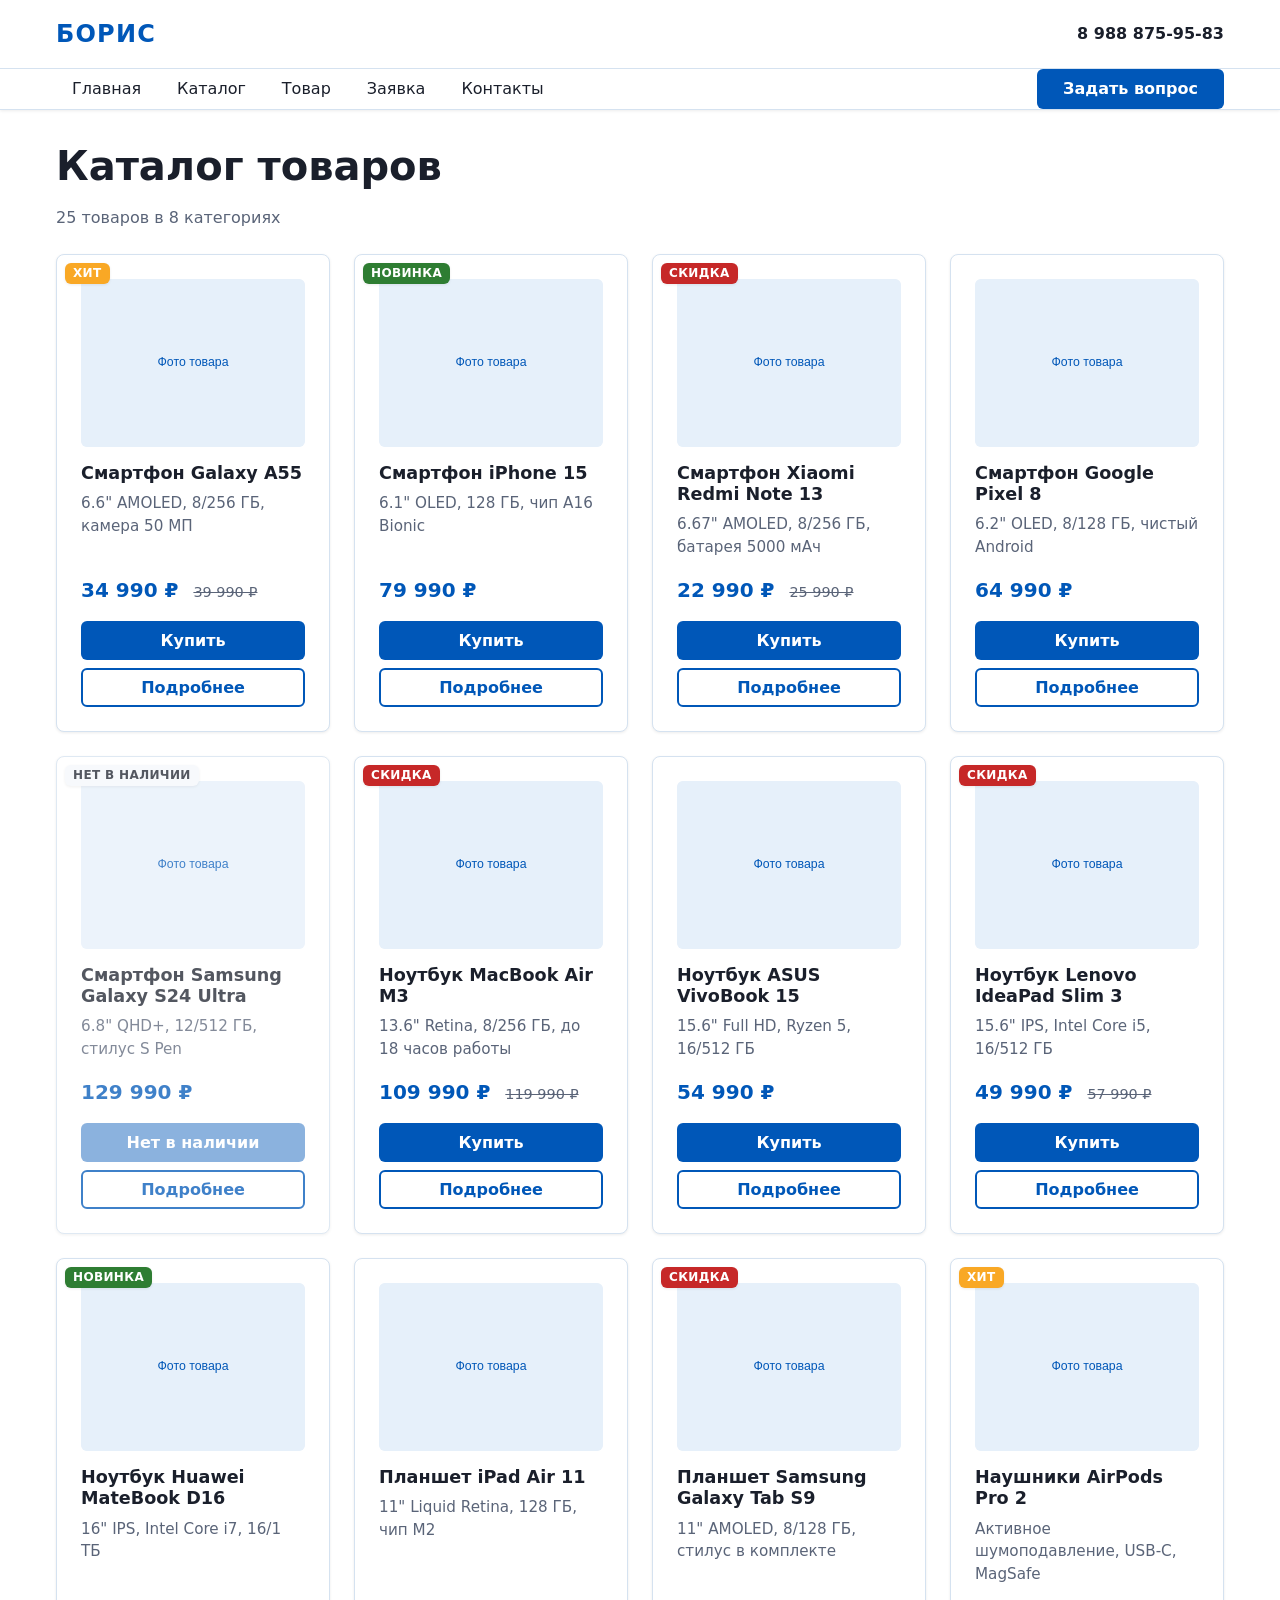
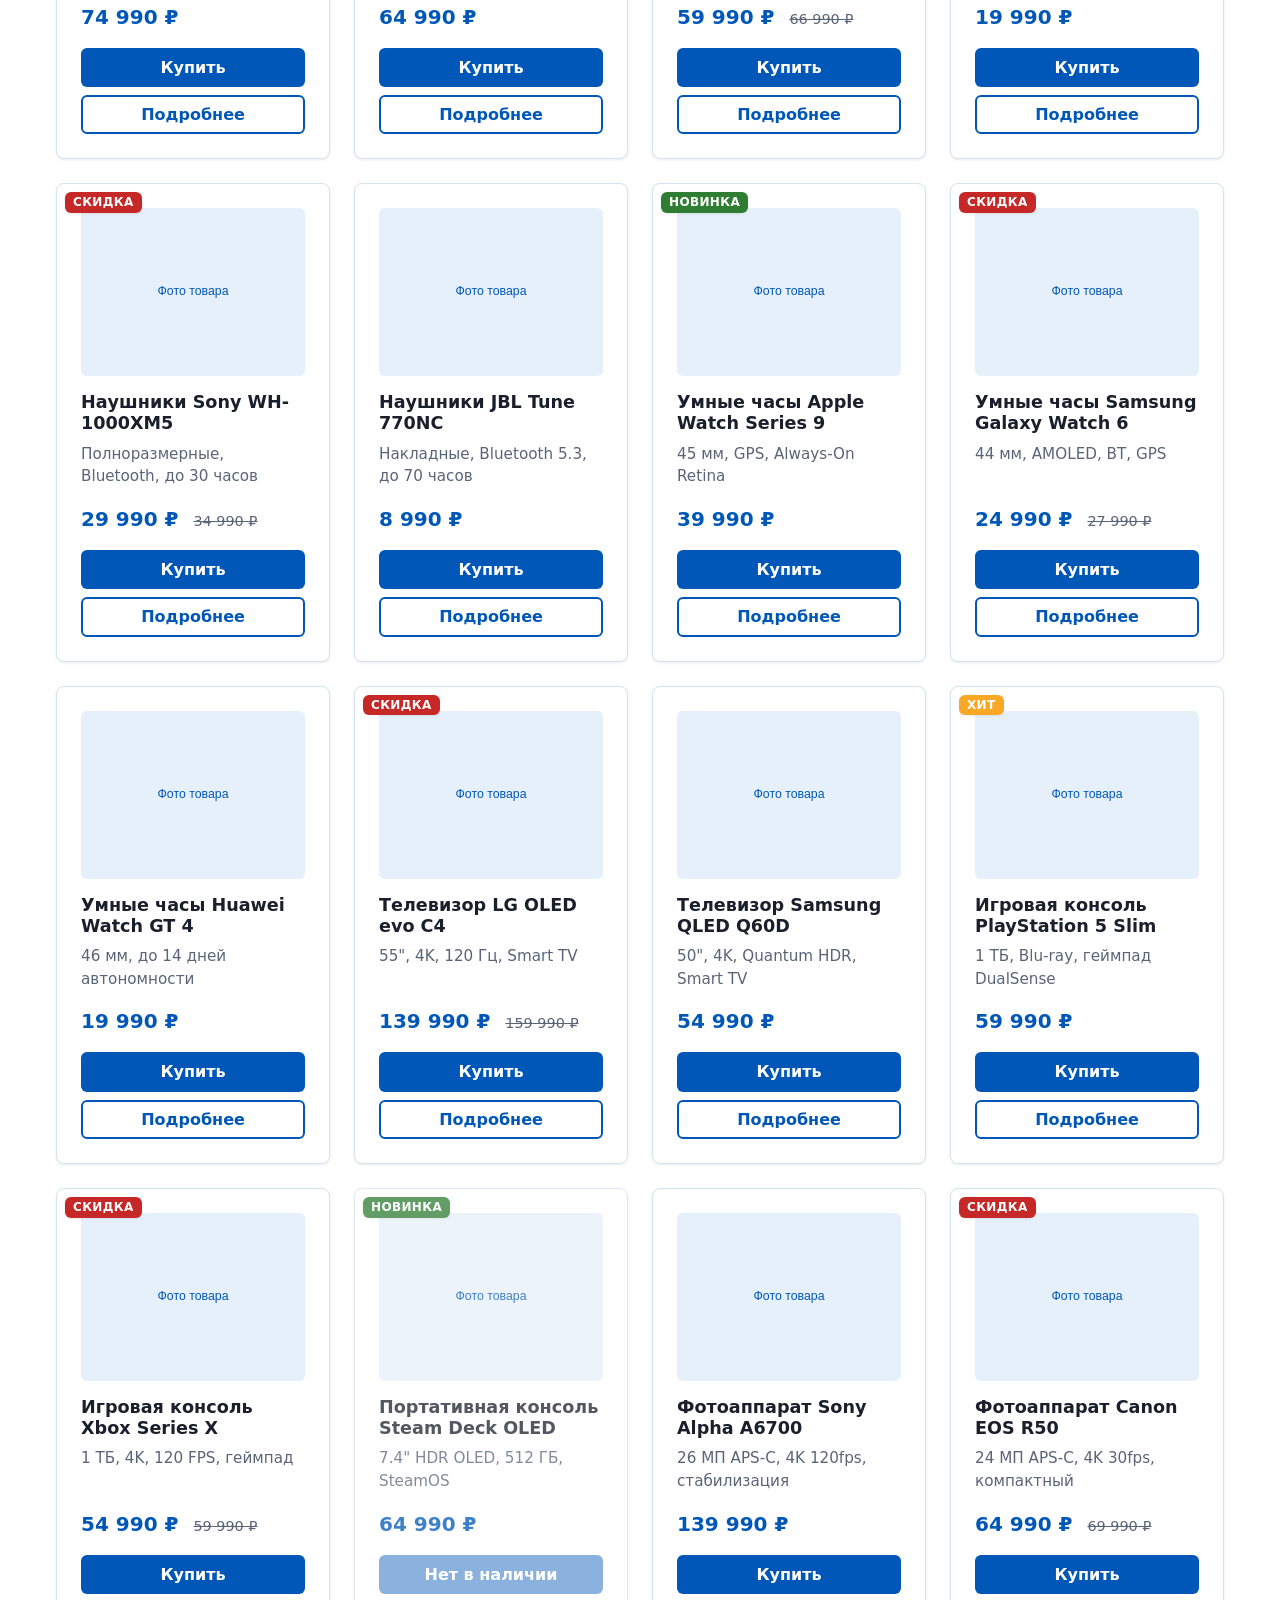
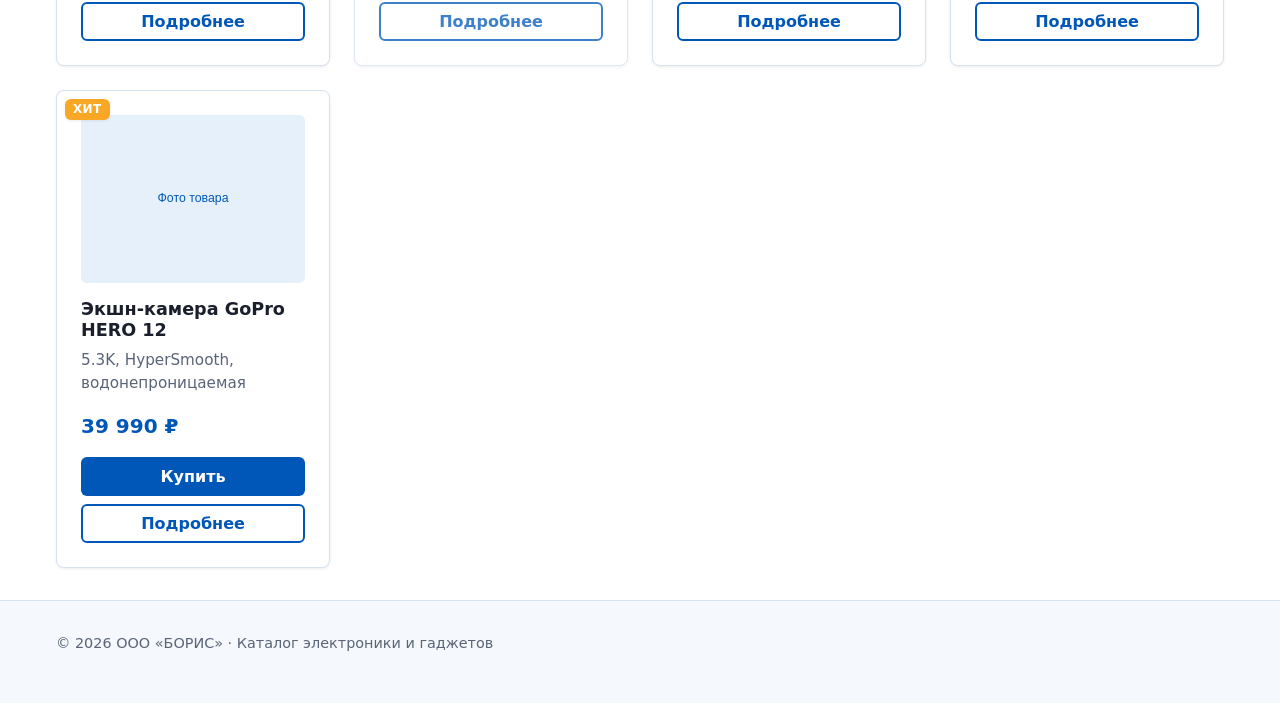
<file: catalog.html>
<!DOCTYPE html>
<html lang="ru">
<head>
  <meta charset="UTF-8">
  <meta name="viewport" content="width=device-width, initial-scale=1.0">
  <title>Каталог — ООО «БОРИС»</title>
  <meta name="description" content="Каталог электроники и гаджетов ООО БОРИС">
  <link rel="stylesheet" href="css/style.css">
</head>
<body>

<header class="site-header">
  <input type="checkbox" id="burger-toggle" class="burger-toggle" hidden>

  <div class="site-header__inner">
    <label for="burger-toggle" class="burger" aria-label="Открыть меню">
      <span class="burger__line"></span>
      <span class="burger__line"></span>
      <span class="burger__line"></span>
    </label>

    <a href="index.html" class="site-header__logo">БОРИС</a>

    <a href="tel:89888759583" class="site-header__phone">8 988 875-95-83</a>
  </div>

<nav class="site-nav" id="site-nav">
  <ul class="site-nav__list">
    <li class="site-nav__item">
      <a class="site-nav__link" href="index.html">Главная</a>
    </li>
    <li class="site-nav__item">
      <a class="site-nav__link" href="catalog.html">Каталог</a>
    </li>
    <li class="site-nav__item">
      <a class="site-nav__link" href="product.html">Товар</a>
    </li>
    <li class="site-nav__item">
      <a class="site-nav__link" href="order.html">Заявка</a>
    </li>
    <li class="site-nav__item">
      <a class="site-nav__link" href="contacts.html">Контакты</a>
    </li>
    <li class="site-nav__item site-nav__item--action">
      <a class="button button--primary button--block" href="contacts.html#question">Задать вопрос</a>
    </li>
  </ul>
</nav>

  <label for="burger-toggle" class="site-nav__overlay" aria-label="Закрыть меню"></label>
</header>

  <main>

    <section class="section">
      <div class="container">
        <h1 class="mb-md">Каталог товаров</h1>
        <p class="text-muted mb-lg">25 товаров в 8 категориях</p>

        <div class="grid grid--catalog">

          <!-- Смартфоны -->
          <article class="product-card">
            <span class="badge badge--hit badge--corner">Хит</span>
            <img class="product-card__image" src="images/placeholder.svg" alt="Смартфон Galaxy A55">
            <h3 class="product-card__title">Смартфон Galaxy A55</h3>
            <p class="product-card__description">6.6" AMOLED, 8/256 ГБ, камера 50 МП</p>
            <p class="product-card__price">34 990 ₽ <span class="product-card__old-price">39 990 ₽</span></p>
            <div class="product-card__actions">
              <a class="button button--primary product-card__button" href="order.html?id=1">Купить</a>
              <a class="button button--secondary product-card__button" href="product.html?id=1">Подробнее</a>
            </div>
          </article>

          <article class="product-card">
            <span class="badge badge--new badge--corner">Новинка</span>
            <img class="product-card__image" src="images/placeholder.svg" alt="Смартфон iPhone 15">
            <h3 class="product-card__title">Смартфон iPhone 15</h3>
            <p class="product-card__description">6.1" OLED, 128 ГБ, чип A16 Bionic</p>
            <p class="product-card__price">79 990 ₽</p>
            <div class="product-card__actions">
              <a class="button button--primary product-card__button" href="order.html?id=2">Купить</a>
              <a class="button button--secondary product-card__button" href="product.html?id=2">Подробнее</a>
            </div>
          </article>

          <article class="product-card">
            <span class="badge badge--sale badge--corner">Скидка</span>
            <img class="product-card__image" src="images/placeholder.svg" alt="Смартфон Xiaomi Redmi Note 13">
            <h3 class="product-card__title">Смартфон Xiaomi Redmi Note 13</h3>
            <p class="product-card__description">6.67" AMOLED, 8/256 ГБ, батарея 5000 мАч</p>
            <p class="product-card__price">22 990 ₽ <span class="product-card__old-price">25 990 ₽</span></p>
            <div class="product-card__actions">
              <a class="button button--primary product-card__button" href="order.html?id=3">Купить</a>
              <a class="button button--secondary product-card__button" href="product.html?id=3">Подробнее</a>
            </div>
          </article>

          <article class="product-card">
            <img class="product-card__image" src="images/placeholder.svg" alt="Смартфон Google Pixel 8">
            <h3 class="product-card__title">Смартфон Google Pixel 8</h3>
            <p class="product-card__description">6.2" OLED, 8/128 ГБ, чистый Android</p>
            <p class="product-card__price">64 990 ₽</p>
            <div class="product-card__actions">
              <a class="button button--primary product-card__button" href="order.html?id=4">Купить</a>
              <a class="button button--secondary product-card__button" href="product.html?id=4">Подробнее</a>
            </div>
          </article>

          <article class="product-card product-card--out-of-stock">
            <span class="badge badge--corner">Нет в наличии</span>
            <img class="product-card__image" src="images/placeholder.svg" alt="Смартфон Samsung Galaxy S24 Ultra">
            <h3 class="product-card__title">Смартфон Samsung Galaxy S24 Ultra</h3>
            <p class="product-card__description">6.8" QHD+, 12/512 ГБ, стилус S Pen</p>
            <p class="product-card__price">129 990 ₽</p>
            <div class="product-card__actions">
              <button class="button button--primary product-card__button" disabled>Нет в наличии</button>
              <a class="button button--secondary product-card__button" href="product.html?id=5">Подробнее</a>
            </div>
          </article>

          <!-- Ноутбуки -->
          <article class="product-card">
            <span class="badge badge--sale badge--corner">Скидка</span>
            <img class="product-card__image" src="images/placeholder.svg" alt="Ноутбук MacBook Air M3">
            <h3 class="product-card__title">Ноутбук MacBook Air M3</h3>
            <p class="product-card__description">13.6" Retina, 8/256 ГБ, до 18 часов работы</p>
            <p class="product-card__price">109 990 ₽ <span class="product-card__old-price">119 990 ₽</span></p>
            <div class="product-card__actions">
              <a class="button button--primary product-card__button" href="order.html?id=6">Купить</a>
              <a class="button button--secondary product-card__button" href="product.html?id=6">Подробнее</a>
            </div>
          </article>

          <article class="product-card">
            <img class="product-card__image" src="images/placeholder.svg" alt="Ноутбук ASUS VivoBook 15">
            <h3 class="product-card__title">Ноутбук ASUS VivoBook 15</h3>
            <p class="product-card__description">15.6" Full HD, Ryzen 5, 16/512 ГБ</p>
            <p class="product-card__price">54 990 ₽</p>
            <div class="product-card__actions">
              <a class="button button--primary product-card__button" href="order.html?id=7">Купить</a>
              <a class="button button--secondary product-card__button" href="product.html?id=7">Подробнее</a>
            </div>
          </article>

          <article class="product-card">
            <span class="badge badge--sale badge--corner">Скидка</span>
            <img class="product-card__image" src="images/placeholder.svg" alt="Ноутбук Lenovo IdeaPad Slim 3">
            <h3 class="product-card__title">Ноутбук Lenovo IdeaPad Slim 3</h3>
            <p class="product-card__description">15.6" IPS, Intel Core i5, 16/512 ГБ</p>
            <p class="product-card__price">49 990 ₽ <span class="product-card__old-price">57 990 ₽</span></p>
            <div class="product-card__actions">
              <a class="button button--primary product-card__button" href="order.html?id=8">Купить</a>
              <a class="button button--secondary product-card__button" href="product.html?id=8">Подробнее</a>
            </div>
          </article>

          <article class="product-card">
            <span class="badge badge--new badge--corner">Новинка</span>
            <img class="product-card__image" src="images/placeholder.svg" alt="Ноутбук Huawei MateBook D16">
            <h3 class="product-card__title">Ноутбук Huawei MateBook D16</h3>
            <p class="product-card__description">16" IPS, Intel Core i7, 16/1 ТБ</p>
            <p class="product-card__price">74 990 ₽</p>
            <div class="product-card__actions">
              <a class="button button--primary product-card__button" href="order.html?id=9">Купить</a>
              <a class="button button--secondary product-card__button" href="product.html?id=9">Подробнее</a>
            </div>
          </article>

          <!-- Планшеты -->
          <article class="product-card">
            <img class="product-card__image" src="images/placeholder.svg" alt="Планшет iPad Air 11">
            <h3 class="product-card__title">Планшет iPad Air 11</h3>
            <p class="product-card__description">11" Liquid Retina, 128 ГБ, чип M2</p>
            <p class="product-card__price">64 990 ₽</p>
            <div class="product-card__actions">
              <a class="button button--primary product-card__button" href="order.html?id=10">Купить</a>
              <a class="button button--secondary product-card__button" href="product.html?id=10">Подробнее</a>
            </div>
          </article>

          <article class="product-card">
            <span class="badge badge--sale badge--corner">Скидка</span>
            <img class="product-card__image" src="images/placeholder.svg" alt="Планшет Samsung Galaxy Tab S9">
            <h3 class="product-card__title">Планшет Samsung Galaxy Tab S9</h3>
            <p class="product-card__description">11" AMOLED, 8/128 ГБ, стилус в комплекте</p>
            <p class="product-card__price">59 990 ₽ <span class="product-card__old-price">66 990 ₽</span></p>
            <div class="product-card__actions">
              <a class="button button--primary product-card__button" href="order.html?id=11">Купить</a>
              <a class="button button--secondary product-card__button" href="product.html?id=11">Подробнее</a>
            </div>
          </article>

          <!-- Наушники -->
          <article class="product-card">
            <span class="badge badge--hit badge--corner">Хит</span>
            <img class="product-card__image" src="images/placeholder.svg" alt="Наушники AirPods Pro 2">
            <h3 class="product-card__title">Наушники AirPods Pro 2</h3>
            <p class="product-card__description">Активное шумоподавление, USB-C, MagSafe</p>
            <p class="product-card__price">19 990 ₽</p>
            <div class="product-card__actions">
              <a class="button button--primary product-card__button" href="order.html?id=12">Купить</a>
              <a class="button button--secondary product-card__button" href="product.html?id=12">Подробнее</a>
            </div>
          </article>

          <article class="product-card">
            <span class="badge badge--sale badge--corner">Скидка</span>
            <img class="product-card__image" src="images/placeholder.svg" alt="Наушники Sony WH-1000XM5">
            <h3 class="product-card__title">Наушники Sony WH-1000XM5</h3>
            <p class="product-card__description">Полноразмерные, Bluetooth, до 30 часов</p>
            <p class="product-card__price">29 990 ₽ <span class="product-card__old-price">34 990 ₽</span></p>
            <div class="product-card__actions">
              <a class="button button--primary product-card__button" href="order.html?id=13">Купить</a>
              <a class="button button--secondary product-card__button" href="product.html?id=13">Подробнее</a>
            </div>
          </article>

          <article class="product-card">
            <img class="product-card__image" src="images/placeholder.svg" alt="Наушники JBL Tune 770NC">
            <h3 class="product-card__title">Наушники JBL Tune 770NC</h3>
            <p class="product-card__description">Накладные, Bluetooth 5.3, до 70 часов</p>
            <p class="product-card__price">8 990 ₽</p>
            <div class="product-card__actions">
              <a class="button button--primary product-card__button" href="order.html?id=14">Купить</a>
              <a class="button button--secondary product-card__button" href="product.html?id=14">Подробнее</a>
            </div>
          </article>

          <!-- Умные часы -->
          <article class="product-card">
            <span class="badge badge--new badge--corner">Новинка</span>
            <img class="product-card__image" src="images/placeholder.svg" alt="Умные часы Apple Watch Series 9">
            <h3 class="product-card__title">Умные часы Apple Watch Series 9</h3>
            <p class="product-card__description">45 мм, GPS, Always-On Retina</p>
            <p class="product-card__price">39 990 ₽</p>
            <div class="product-card__actions">
              <a class="button button--primary product-card__button" href="order.html?id=15">Купить</a>
              <a class="button button--secondary product-card__button" href="product.html?id=15">Подробнее</a>
            </div>
          </article>

          <article class="product-card">
            <span class="badge badge--sale badge--corner">Скидка</span>
            <img class="product-card__image" src="images/placeholder.svg" alt="Умные часы Samsung Galaxy Watch 6">
            <h3 class="product-card__title">Умные часы Samsung Galaxy Watch 6</h3>
            <p class="product-card__description">44 мм, AMOLED, BT, GPS</p>
            <p class="product-card__price">24 990 ₽ <span class="product-card__old-price">27 990 ₽</span></p>
            <div class="product-card__actions">
              <a class="button button--primary product-card__button" href="order.html?id=16">Купить</a>
              <a class="button button--secondary product-card__button" href="product.html?id=16">Подробнее</a>
            </div>
          </article>

          <article class="product-card">
            <img class="product-card__image" src="images/placeholder.svg" alt="Умные часы Huawei Watch GT 4">
            <h3 class="product-card__title">Умные часы Huawei Watch GT 4</h3>
            <p class="product-card__description">46 мм, до 14 дней автономности</p>
            <p class="product-card__price">19 990 ₽</p>
            <div class="product-card__actions">
              <a class="button button--primary product-card__button" href="order.html?id=17">Купить</a>
              <a class="button button--secondary product-card__button" href="product.html?id=17">Подробнее</a>
            </div>
          </article>

          <!-- Телевизоры -->
          <article class="product-card">
            <span class="badge badge--sale badge--corner">Скидка</span>
            <img class="product-card__image" src="images/placeholder.svg" alt="Телевизор LG OLED evo C4">
            <h3 class="product-card__title">Телевизор LG OLED evo C4</h3>
            <p class="product-card__description">55", 4K, 120 Гц, Smart TV</p>
            <p class="product-card__price">139 990 ₽ <span class="product-card__old-price">159 990 ₽</span></p>
            <div class="product-card__actions">
              <a class="button button--primary product-card__button" href="order.html?id=18">Купить</a>
              <a class="button button--secondary product-card__button" href="product.html?id=18">Подробнее</a>
            </div>
          </article>

          <article class="product-card">
            <img class="product-card__image" src="images/placeholder.svg" alt="Телевизор Samsung QLED Q60D">
            <h3 class="product-card__title">Телевизор Samsung QLED Q60D</h3>
            <p class="product-card__description">50", 4K, Quantum HDR, Smart TV</p>
            <p class="product-card__price">54 990 ₽</p>
            <div class="product-card__actions">
              <a class="button button--primary product-card__button" href="order.html?id=19">Купить</a>
              <a class="button button--secondary product-card__button" href="product.html?id=19">Подробнее</a>
            </div>
          </article>

          <!-- Игровые консоли -->
          <article class="product-card">
            <span class="badge badge--hit badge--corner">Хит</span>
            <img class="product-card__image" src="images/placeholder.svg" alt="Игровая консоль PlayStation 5 Slim">
            <h3 class="product-card__title">Игровая консоль PlayStation 5 Slim</h3>
            <p class="product-card__description">1 ТБ, Blu-ray, геймпад DualSense</p>
            <p class="product-card__price">59 990 ₽</p>
            <div class="product-card__actions">
              <a class="button button--primary product-card__button" href="order.html?id=20">Купить</a>
              <a class="button button--secondary product-card__button" href="product.html?id=20">Подробнее</a>
            </div>
          </article>

          <article class="product-card">
            <span class="badge badge--sale badge--corner">Скидка</span>
            <img class="product-card__image" src="images/placeholder.svg" alt="Игровая консоль Xbox Series X">
            <h3 class="product-card__title">Игровая консоль Xbox Series X</h3>
            <p class="product-card__description">1 ТБ, 4K, 120 FPS, геймпад</p>
            <p class="product-card__price">54 990 ₽ <span class="product-card__old-price">59 990 ₽</span></p>
            <div class="product-card__actions">
              <a class="button button--primary product-card__button" href="order.html?id=21">Купить</a>
              <a class="button button--secondary product-card__button" href="product.html?id=21">Подробнее</a>
            </div>
          </article>

          <article class="product-card product-card--out-of-stock">
            <span class="badge badge--new badge--corner">Новинка</span>
            <img class="product-card__image" src="images/placeholder.svg" alt="Портативная консоль Steam Deck OLED">
            <h3 class="product-card__title">Портативная консоль Steam Deck OLED</h3>
            <p class="product-card__description">7.4" HDR OLED, 512 ГБ, SteamOS</p>
            <p class="product-card__price">64 990 ₽</p>
            <div class="product-card__actions">
              <button class="button button--primary product-card__button" disabled>Нет в наличии</button>
              <a class="button button--secondary product-card__button" href="product.html?id=22">Подробнее</a>
            </div>
          </article>

          <!-- Фотоаппараты -->
          <article class="product-card">
            <img class="product-card__image" src="images/placeholder.svg" alt="Фотоаппарат Sony Alpha A6700">
            <h3 class="product-card__title">Фотоаппарат Sony Alpha A6700</h3>
            <p class="product-card__description">26 МП APS-C, 4K 120fps, стабилизация</p>
            <p class="product-card__price">139 990 ₽</p>
            <div class="product-card__actions">
              <a class="button button--primary product-card__button" href="order.html?id=23">Купить</a>
              <a class="button button--secondary product-card__button" href="product.html?id=23">Подробнее</a>
            </div>
          </article>

          <article class="product-card">
            <span class="badge badge--sale badge--corner">Скидка</span>
            <img class="product-card__image" src="images/placeholder.svg" alt="Фотоаппарат Canon EOS R50">
            <h3 class="product-card__title">Фотоаппарат Canon EOS R50</h3>
            <p class="product-card__description">24 МП APS-C, 4K 30fps, компактный</p>
            <p class="product-card__price">64 990 ₽ <span class="product-card__old-price">69 990 ₽</span></p>
            <div class="product-card__actions">
              <a class="button button--primary product-card__button" href="order.html?id=24">Купить</a>
              <a class="button button--secondary product-card__button" href="product.html?id=24">Подробнее</a>
            </div>
          </article>

          <article class="product-card">
            <span class="badge badge--hit badge--corner">Хит</span>
            <img class="product-card__image" src="images/placeholder.svg" alt="Экшн-камера GoPro HERO 12">
            <h3 class="product-card__title">Экшн-камера GoPro HERO 12</h3>
            <p class="product-card__description">5.3K, HyperSmooth, водонепроницаемая</p>
            <p class="product-card__price">39 990 ₽</p>
            <div class="product-card__actions">
              <a class="button button--primary product-card__button" href="order.html?id=25">Купить</a>
              <a class="button button--secondary product-card__button" href="product.html?id=25">Подробнее</a>
            </div>
          </article>

        </div>
      </div>
    </section>

  </main>

  <footer class="site-footer">
    <div class="container">
      <p>© 2026 ООО «БОРИС» · Каталог электроники и гаджетов</p>
    </div>
  </footer>

  <!-- Модальное окно -->
  <div class="modal" id="modal-order">
    <div class="modal__content">
      <a href="#" class="modal__close" aria-label="Закрыть">×</a>
      <h3 class="mb-md">Оставить заявку</h3>
      <form class="form">
        <div class="form__group">
          <label class="form__label" for="name">Имя</label>
          <input class="form__input" type="text" id="name" name="name" required>
        </div>
        <div class="form__group">
          <label class="form__label" for="phone">Телефон</label>
          <input class="form__input" type="tel" id="phone" name="phone" required>
        </div>
        <button type="submit" class="button button--primary button--block">Отправить</button>
      </form>
    </div>
  </div>

</body>
</html>
</file>
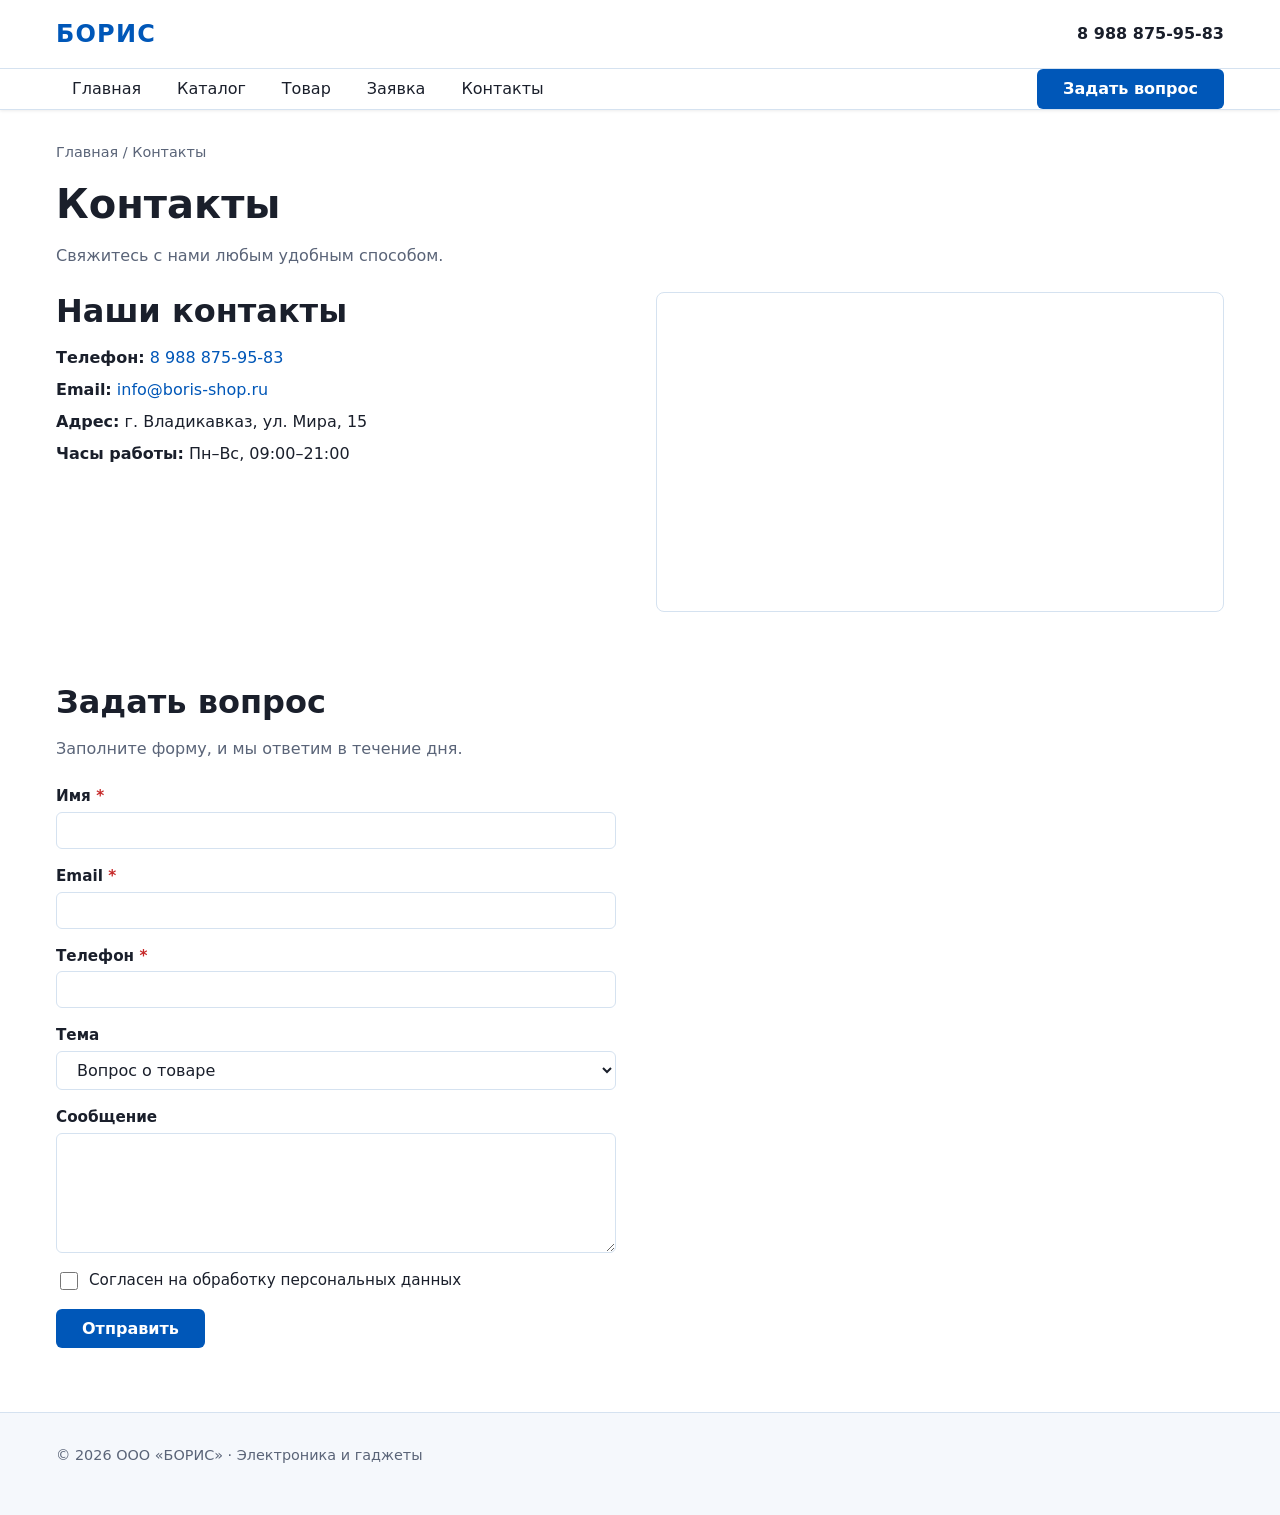
<file: contacts.html>
<!DOCTYPE html>
<html lang="ru">
<head>
  <meta charset="UTF-8">
  <meta name="viewport" content="width=device-width, initial-scale=1.0">
  <title>Контакты — ООО «БОРИС»</title>
  <meta name="description" content="Контакты и форма обратной связи ООО БОРИС">
  <link rel="stylesheet" href="css/style.css">
</head>
<body>

<header class="site-header">
  <input type="checkbox" id="burger-toggle" class="burger-toggle" hidden>
  <div class="site-header__inner">
    <label for="burger-toggle" class="burger" aria-label="Открыть меню">
      <span class="burger__line"></span>
      <span class="burger__line"></span>
      <span class="burger__line"></span>
    </label>
    <a href="index.html" class="site-header__logo">БОРИС</a>
    <a href="tel:89888759583" class="site-header__phone">8 988 875-95-83</a>
  </div>

<nav class="site-nav" id="site-nav">
  <ul class="site-nav__list">
    <li class="site-nav__item">
      <a class="site-nav__link" href="index.html">Главная</a>
    </li>
    <li class="site-nav__item">
      <a class="site-nav__link" href="catalog.html">Каталог</a>
    </li>
    <li class="site-nav__item">
      <a class="site-nav__link" href="product.html">Товар</a>
    </li>
    <li class="site-nav__item">
      <a class="site-nav__link" href="order.html">Заявка</a>
    </li>
    <li class="site-nav__item">
      <a class="site-nav__link" href="contacts.html">Контакты</a>
    </li>
    <li class="site-nav__item site-nav__item--action">
      <a class="button button--primary button--block" href="contacts.html#question">Задать вопрос</a>
    </li>
  </ul>
</nav>
  <label for="burger-toggle" class="site-nav__overlay" aria-label="Закрыть меню"></label>
</header>

<main>
  <section class="section">
    <div class="container">
      <nav class="breadcrumbs" aria-label="Хлебные крошки">
        <a href="index.html">Главная</a> / <span>Контакты</span>
      </nav>
      <h1 class="mb-md">Контакты</h1>
      <p class="text-muted mb-lg">Свяжитесь с нами любым удобным способом.</p>

      <div class="contacts">
        <div class="contacts__info">
          <h2>Наши контакты</h2>
          <ul class="contacts__list">
            <li><strong>Телефон:</strong> <a href="tel:89888759583">8 988 875-95-83</a></li>
            <li><strong>Email:</strong> <a href="mailto:info@boris-shop.ru">info@boris-shop.ru</a></li>
            <li><strong>Адрес:</strong> г. Владикавказ, ул. Мира, 15</li>
            <li><strong>Часы работы:</strong> Пн–Вс, 09:00–21:00</li>
          </ul>
        </div>
        <div class="contacts__map">
          <!-- Замени src на актуальный адрес или картинку -->
          <iframe src="https://www.openstreetmap.org/export/embed.html?bbox=44.6%2C43.0%2C44.7%2C43.1&layer=mapnik"
                  title="Карта" loading="lazy"></iframe>
        </div>
      </div>

      <section class="section" id="question">
        <h2 class="mb-md">Задать вопрос</h2>
        <p class="text-muted mb-lg">Заполните форму, и мы ответим в течение дня.</p>

        <form class="form" action="#" method="post">
          <div class="form__group">
            <label class="form__label form__label--required" for="contact-name">Имя</label>
            <input class="form__input" type="text" id="contact-name" name="name" required>
          </div>
          <div class="form__group">
            <label class="form__label form__label--required" for="contact-email">Email</label>
            <input class="form__input" type="email" id="contact-email" name="email" required>
          </div>
          <div class="form__group">
            <label class="form__label form__label--required" for="contact-phone">Телефон</label>
            <input class="form__input" type="tel" id="contact-phone" name="phone" required>
          </div>
          <div class="form__group">
            <label class="form__label" for="contact-topic">Тема</label>
            <select class="form__select" id="contact-topic" name="topic">
              <option>Вопрос о товаре</option>
              <option>Доставка</option>
              <option>Гарантия</option>
              <option>Другое</option>
            </select>
          </div>
          <div class="form__group">
            <label class="form__label" for="contact-comment">Сообщение</label>
            <textarea class="form__textarea" id="contact-comment" name="comment"></textarea>
          </div>
          <div class="form__checkbox">
            <input type="checkbox" id="contact-agree" name="agree" required>
            <label for="contact-agree">Согласен на обработку персональных данных</label>
          </div>
          <div class="form__actions">
            <button type="submit" class="button button--primary">Отправить</button>
          </div>
        </form>
      </section>
    </div>
  </section>
</main>

<footer class="site-footer">
  <div class="container">
    <p>© 2026 ООО «БОРИС» · Электроника и гаджеты</p>
  </div>
</footer>

<script src="js/main.js"></script>
</body>
</html>
</file>
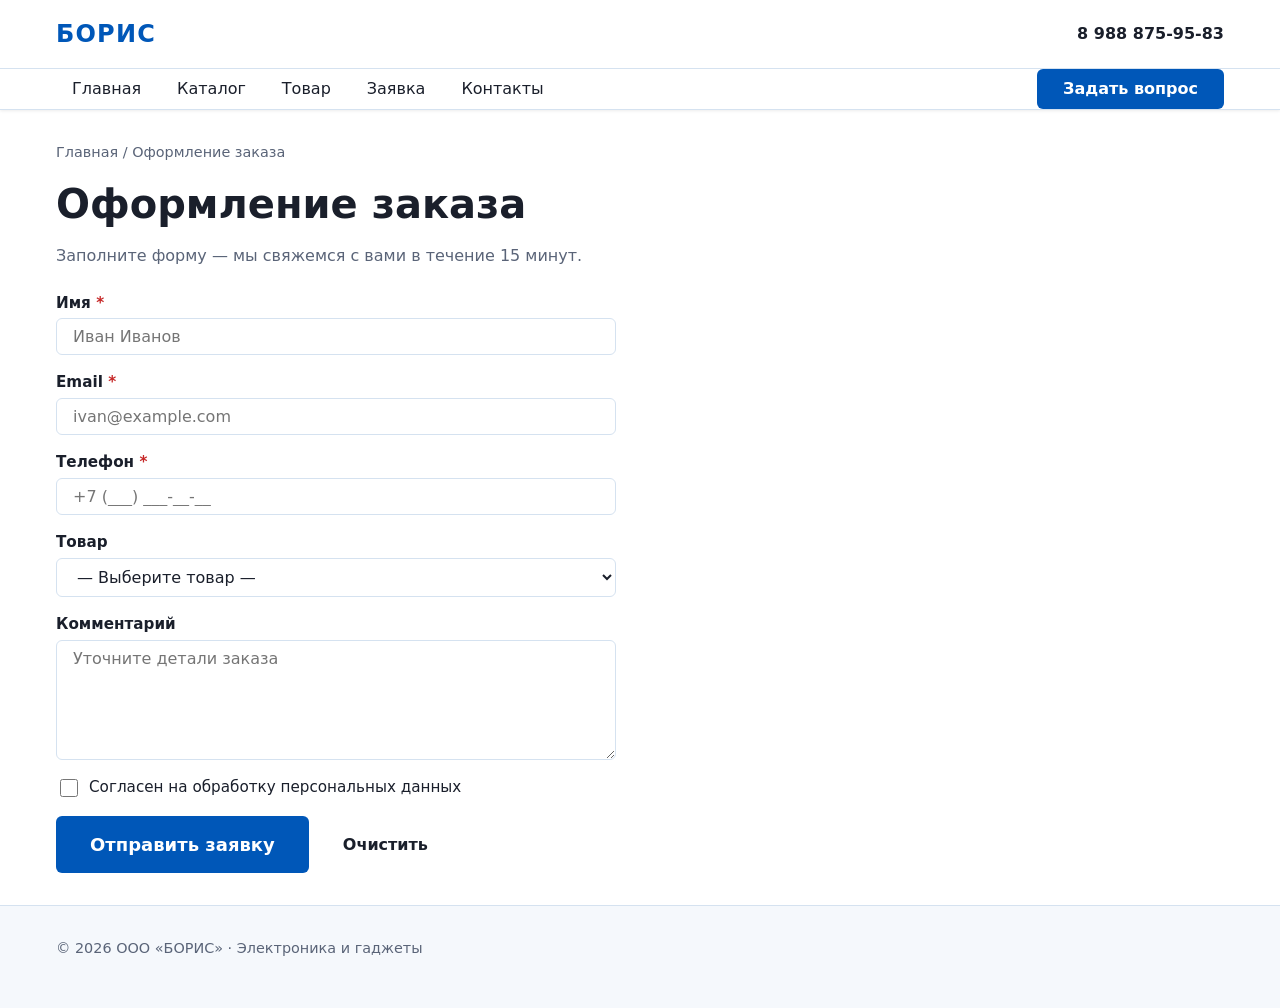
<file: order.html>
<!DOCTYPE html>
<html lang="ru">
<head>
  <meta charset="UTF-8">
  <meta name="viewport" content="width=device-width, initial-scale=1.0">
  <title>Оформление заказа — ООО «БОРИС»</title>
  <meta name="description" content="Оставьте заявку на покупку электроники в ООО БОРИС">
  <link rel="stylesheet" href="css/style.css">
</head>
<body>

<header class="site-header">
  <input type="checkbox" id="burger-toggle" class="burger-toggle" hidden>
  <div class="site-header__inner">
    <label for="burger-toggle" class="burger" aria-label="Открыть меню">
      <span class="burger__line"></span>
      <span class="burger__line"></span>
      <span class="burger__line"></span>
    </label>
    <a href="index.html" class="site-header__logo">БОРИС</a>
    <a href="tel:89888759583" class="site-header__phone">8 988 875-95-83</a>
  </div>

<nav class="site-nav" id="site-nav">
  <ul class="site-nav__list">
    <li class="site-nav__item">
      <a class="site-nav__link" href="index.html">Главная</a>
    </li>
    <li class="site-nav__item">
      <a class="site-nav__link" href="catalog.html">Каталог</a>
    </li>
    <li class="site-nav__item">
      <a class="site-nav__link" href="product.html">Товар</a>
    </li>
    <li class="site-nav__item">
      <a class="site-nav__link" href="order.html">Заявка</a>
    </li>
    <li class="site-nav__item">
      <a class="site-nav__link" href="contacts.html">Контакты</a>
    </li>
    <li class="site-nav__item site-nav__item--action">
      <a class="button button--primary button--block" href="contacts.html#question">Задать вопрос</a>
    </li>
  </ul>
</nav>
  <label for="burger-toggle" class="site-nav__overlay" aria-label="Закрыть меню"></label>
</header>

<main>
  <section class="section">
    <div class="container">
      <nav class="breadcrumbs" aria-label="Хлебные крошки">
        <a href="index.html">Главная</a> / <span>Оформление заказа</span>
      </nav>
      <h1 class="mb-md">Оформление заказа</h1>
      <p class="text-muted mb-lg">Заполните форму — мы свяжемся с вами в течение 15 минут.</p>

      <form class="form" action="#" method="post">
        <div class="form__group">
          <label class="form__label form__label--required" for="order-name">Имя</label>
          <input class="form__input" type="text" id="order-name" name="name" placeholder="Иван Иванов" required>
        </div>

        <div class="form__group">
          <label class="form__label form__label--required" for="order-email">Email</label>
          <input class="form__input" type="email" id="order-email" name="email" placeholder="ivan@example.com" required>
        </div>

        <div class="form__group">
          <label class="form__label form__label--required" for="order-phone">Телефон</label>
          <input class="form__input" type="tel" id="order-phone" name="phone" placeholder="+7 (___) ___-__-__" required>
        </div>

        <div class="form__group">
          <label class="form__label" for="order-product">Товар</label>
          <select class="form__select" id="order-product" name="product">
            <option value="">— Выберите товар —</option>
            <option>Смартфон Galaxy A55</option>
            <option>Смартфон iPhone 15</option>
            <option>Ноутбук MacBook Air M3</option>
            <option>Наушники AirPods Pro 2</option>
            <option>Другое</option>
          </select>
        </div>

        <div class="form__group">
          <label class="form__label" for="order-comment">Комментарий</label>
          <textarea class="form__textarea" id="order-comment" name="comment" placeholder="Уточните детали заказа"></textarea>
        </div>

        <div class="form__checkbox">
          <input type="checkbox" id="order-agree" name="agree" required>
          <label for="order-agree">Согласен на обработку персональных данных</label>
        </div>

        <div class="form__actions">
          <button type="submit" class="button button--primary button--lg">Отправить заявку</button>
          <button type="reset" class="button button--ghost">Очистить</button>
        </div>
      </form>
    </div>
  </section>
</main>

<footer class="site-footer">
  <div class="container">
    <p>© 2026 ООО «БОРИС» · Электроника и гаджеты</p>
  </div>
</footer>

<script src="js/main.js"></script>
</body>
</html>
</file>
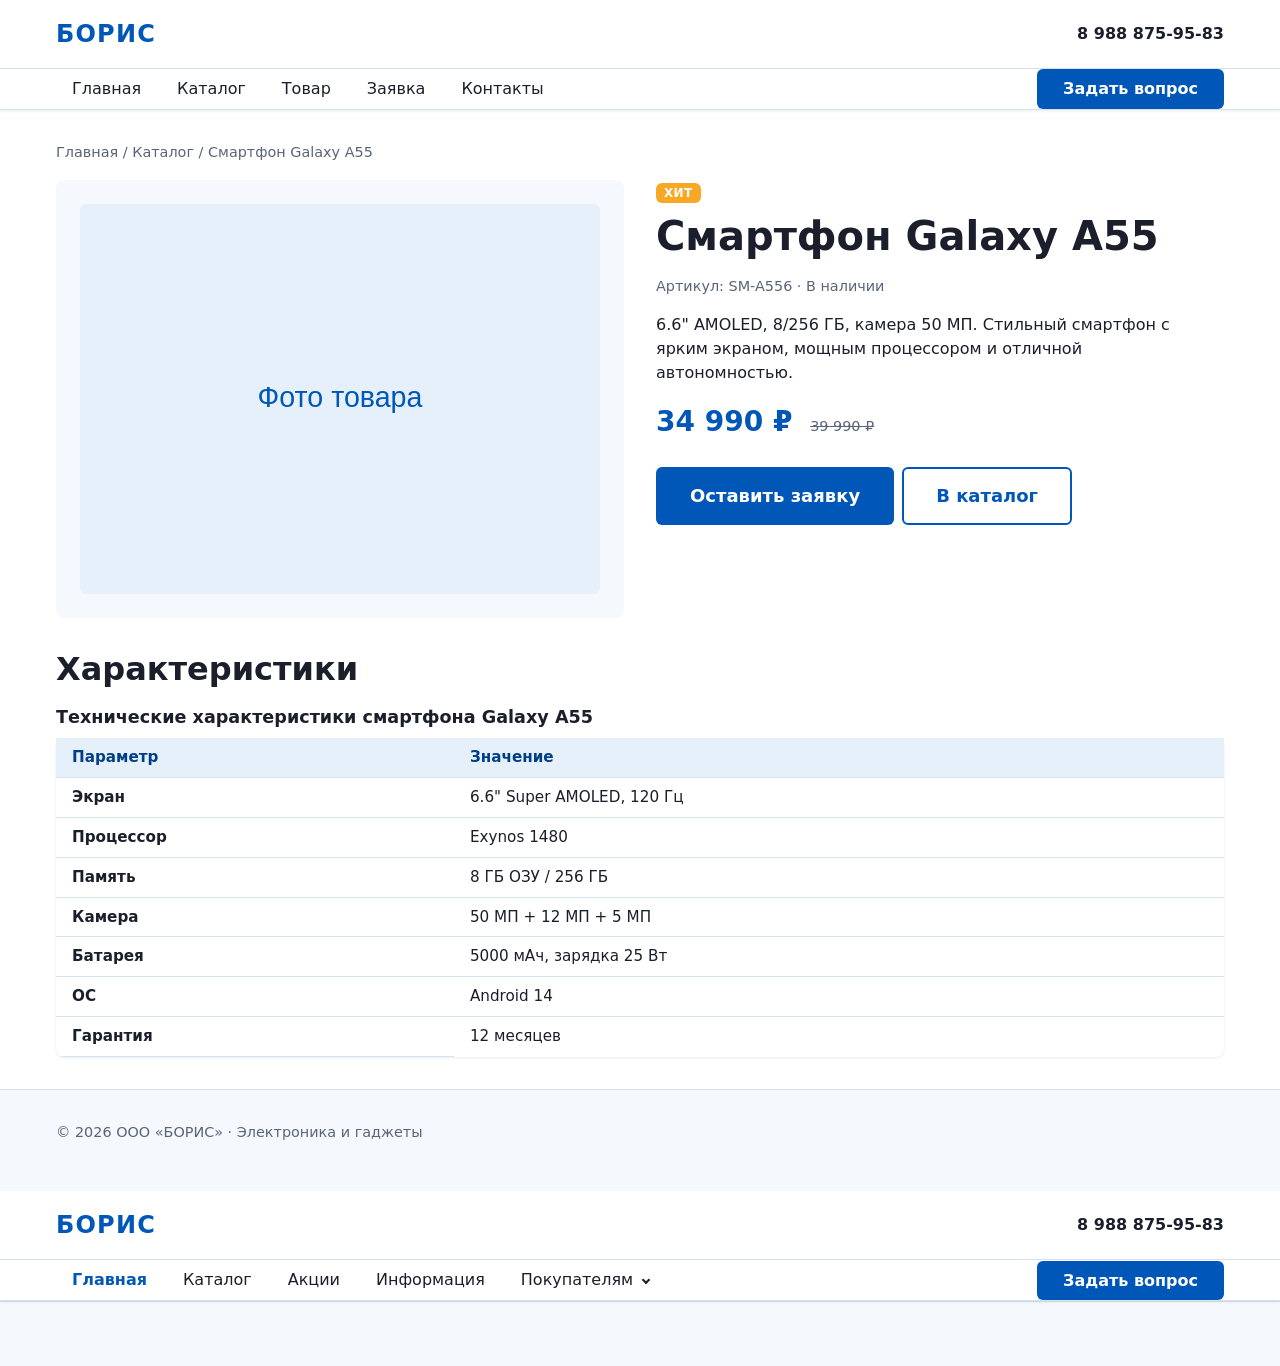
<file: product.html>
<!DOCTYPE html>
<html lang="ru">
<head>
  <meta charset="UTF-8">
  <meta name="viewport" content="width=device-width, initial-scale=1.0">
  <title>Главная — Каталог услуг</title>
  <meta name="description" content="Каталог услуг по изучению осетинского языка">
  <link rel="stylesheet" href="css/style.css">
</head>
<body>

<header class="site-header"><!DOCTYPE html>
<html lang="ru">
<head>
  <meta charset="UTF-8">
  <meta name="viewport" content="width=device-width, initial-scale=1.0">
  <title>Смартфон Galaxy A55 — ООО «БОРИС»</title>
  <meta name="description" content="Характеристики и цена смартфона Galaxy A55">
  <link rel="stylesheet" href="css/style.css">
</head>
<body>

<header class="site-header">
  <input type="checkbox" id="burger-toggle" class="burger-toggle" hidden>
  <div class="site-header__inner">
    <label for="burger-toggle" class="burger" aria-label="Открыть меню">
      <span class="burger__line"></span>
      <span class="burger__line"></span>
      <span class="burger__line"></span>
    </label>
    <a href="index.html" class="site-header__logo">БОРИС</a>
    <a href="tel:89888759583" class="site-header__phone">8 988 875-95-83</a>
  </div>

<nav class="site-nav" id="site-nav">
  <ul class="site-nav__list">
    <li class="site-nav__item">
      <a class="site-nav__link" href="index.html">Главная</a>
    </li>
    <li class="site-nav__item">
      <a class="site-nav__link" href="catalog.html">Каталог</a>
    </li>
    <li class="site-nav__item">
      <a class="site-nav__link" href="product.html">Товар</a>
    </li>
    <li class="site-nav__item">
      <a class="site-nav__link" href="order.html">Заявка</a>
    </li>
    <li class="site-nav__item">
      <a class="site-nav__link" href="contacts.html">Контакты</a>
    </li>
    <li class="site-nav__item site-nav__item--action">
      <a class="button button--primary button--block" href="contacts.html#question">Задать вопрос</a>
    </li>
  </ul>
</nav>
  <label for="burger-toggle" class="site-nav__overlay" aria-label="Закрыть меню"></label>
</header>

<main>
  <section class="section">
    <div class="container">
      <nav class="breadcrumbs" aria-label="Хлебные крошки">
        <a href="index.html">Главная</a> / <a href="catalog.html">Каталог</a> / <span>Смартфон Galaxy A55</span>
      </nav>

      <div class="product">
        <div class="product__media">
          <img class="product__image" src="images/placeholder.svg" alt="Смартфон Galaxy A55">
        </div>
        <div class="product__info">
          <span class="badge badge--hit">Хит</span>
          <h1 class="product__title">Смартфон Galaxy A55</h1>
          <p class="product__meta">Артикул: SM-A556 · В наличии</p>
          <p class="product__description">
            6.6" AMOLED, 8/256 ГБ, камера 50 МП. Стильный смартфон с ярким экраном,
            мощным процессором и отличной автономностью.
          </p>
          <p class="product__price">
            34 990 ₽ <span class="product-card__old-price">39 990 ₽</span>
          </p>
          <div class="product__actions">
            <a class="button button--primary button--lg" href="order.html?id=1">Оставить заявку</a>
            <a class="button button--secondary button--lg" href="catalog.html">В каталог</a>
          </div>
        </div>
      </div>

      <h2 class="mt-xl mb-md">Характеристики</h2>
      <table class="table">
        <caption>Технические характеристики смартфона Galaxy A55</caption>
        <thead>
          <tr>
            <th scope="col">Параметр</th>
            <th scope="col">Значение</th>
          </tr>
        </thead>
        <tbody>
          <tr><th scope="row">Экран</th><td>6.6" Super AMOLED, 120 Гц</td></tr>
          <tr><th scope="row">Процессор</th><td>Exynos 1480</td></tr>
          <tr><th scope="row">Память</th><td>8 ГБ ОЗУ / 256 ГБ</td></tr>
          <tr><th scope="row">Камера</th><td>50 МП + 12 МП + 5 МП</td></tr>
          <tr><th scope="row">Батарея</th><td>5000 мАч, зарядка 25 Вт</td></tr>
          <tr><th scope="row">ОС</th><td>Android 14</td></tr>
          <tr><th scope="row">Гарантия</th><td>12 месяцев</td></tr>
        </tbody>
      </table>
    </div>
  </section>
</main>

<footer class="site-footer">
  <div class="container">
    <p>© 2026 ООО «БОРИС» · Электроника и гаджеты</p>
  </div>
</footer>

<script src="js/main.js"></script>
</body>
</html>
  <input type="checkbox" id="burger-toggle" class="burger-toggle" hidden>

  <div class="site-header__inner">
    <label for="burger-toggle" class="burger" aria-label="Открыть меню">
      <span class="burger__line"></span>
      <span class="burger__line"></span>
      <span class="burger__line"></span>
    </label>

    <a href="index.html" class="site-header__logo">БОРИС</a>

    <a href="tel:89888759583" class="site-header__phone">8 988 875-95-83</a>
  </div>

  <nav class="site-nav" id="site-nav">
    <ul class="site-nav__list">

      <li class="site-nav__item">
        <a class="site-nav__link site-nav__link--active" href="index.html">Главная</a>
      </li>

      <li class="site-nav__item">
        <a class="site-nav__link" href="catalog.html">Каталог</a>
      </li>

      <li class="site-nav__item">
        <a class="site-nav__link" href="promo.html">Акции</a>
      </li>

      <li class="site-nav__item">
        <a class="site-nav__link" href="info.html">Информация</a>
      </li>

      <li class="site-nav__item">
        <details class="site-nav__details">
          <summary class="site-nav__link site-nav__link--summary">Покупателям</summary>
          <ul class="site-nav__sublist">
            <li><a class="site-nav__sublink" href="delivery.html">Доставка и оплата</a></li>
            <li><a class="site-nav__sublink" href="warranty.html">Гарантия</a></li>
            <li><a class="site-nav__sublink" href="service.html">Сервисные центры</a></li>
            <li><a class="site-nav__sublink" href="order.html">Оформление заказа</a></li>
            <li><a class="site-nav__sublink" href="credit.html">Кредит и рассрочка</a></li>
          </ul>
        </details>
      </li>

      <li class="site-nav__item site-nav__item--action">
        <a class="button button--primary button--block" href="contacts.html#question">Задать вопрос</a>
      </li>

    </ul>
  </nav>

  <label for="burger-toggle" class="site-nav__overlay" aria-label="Закрыть меню"></label>
</header>

  <main>
    <!-- уникальный контент -->
  </main>

  <footer class="site-footer">
    <!-- подвал -->
  </footer>

  <script src="js/main.js"></script>
</body>
</html>
</file>
<file: css/style.css>
/* ============================================
   ПЕРЕМЕННЫЕ
   ============================================ */
:root {
  --color-primary: #0057b8;
  --color-primary-dark: #003f86;
  --color-primary-light: #e6f0fa;
  --color-accent: #00a3e0;

  --color-bg: #ffffff;
  --color-bg-alt: #f5f8fc;
  --color-text: #1a1f2b;
  --color-text-muted: #5a6478;

  --color-success: #2e7d32;
  --color-danger: #c62828;
  --color-warning: #f9a825;
  --color-border: #d5e2f0;

  --space-xs: 4px;
  --space-sm: 8px;
  --space-md: 16px;
  --space-lg: 24px;
  --space-xl: 32px;
  --space-2xl: 48px;

  --radius-sm: 6px;
  --radius-md: 8px;
  --radius-lg: 12px;

  --shadow-sm: 0 1px 3px rgba(0, 0, 0, 0.08);
  --shadow-md: 0 4px 12px rgba(0, 0, 0, 0.1);

  --font-family: system-ui, -apple-system, "Segoe UI", Roboto, sans-serif;
  --font-mono: ui-monospace, "SF Mono", Menlo, monospace;
}

/* ============================================
   БАЗА
   ============================================ */
*, *::before, *::after { box-sizing: border-box; }

html {
  scroll-behavior: smooth;
  scroll-padding-top: 100px;
}

body {
  margin: 0;
  font-family: var(--font-family);
  font-size: 16px;
  line-height: 1.5;
  color: var(--color-text);
  background: var(--color-bg);
  min-height: 100vh;
  display: flex;
  flex-direction: column;
}

body > main { flex: 1 0 auto; }

img { max-width: 100%; height: auto; display: block; }

a {
  color: var(--color-primary);
  text-decoration: none;
  transition: color 0.2s;
}
a:hover { color: var(--color-primary-dark); }
a:focus-visible {
  outline: 2px solid var(--color-primary);
  outline-offset: 2px;
  border-radius: 2px;
}

h1, h2, h3, h4, h5, h6 {
  margin: 0 0 var(--space-md);
  font-weight: 700;
  line-height: 1.2;
}
h1 { font-size: 2.5rem; }
h2 { font-size: 2rem; }
h3 { font-size: 1.5rem; }
h4 { font-size: 1.25rem; }
h5 { font-size: 1.1rem; }
h6 { font-size: 1rem; }

p { margin: 0 0 var(--space-md); }

ul, ol { margin: 0 0 var(--space-md); padding-left: var(--space-lg); }

/* ============================================
   УТИЛИТЫ
   ============================================ */
.container {
  width: 100%;
  max-width: 1200px;
  margin: 0 auto;
  padding: 0 var(--space-md);
}

.text-muted { color: var(--color-text-muted); }
.text-primary { color: var(--color-primary); }
.text-success { color: var(--color-success); }
.text-danger { color: var(--color-danger); }
.text-center { text-align: center; }

.mb-sm { margin-bottom: var(--space-sm); }
.mb-md { margin-bottom: var(--space-md); }
.mb-lg { margin-bottom: var(--space-lg); }
.mb-xl { margin-bottom: var(--space-xl); }
.mt-xl { margin-top: var(--space-xl); }

.section { padding: var(--space-xl) 0; }
.section--alt { background: var(--color-bg-alt); }

/* Хлебные крошки */
.breadcrumbs {
  font-size: 0.9rem;
  color: var(--color-text-muted);
  margin-bottom: var(--space-md);
}
.breadcrumbs a { color: var(--color-text-muted); }
.breadcrumbs a:hover { color: var(--color-primary); }

/* ============================================
   ШАПКА
   ============================================ */
.site-header {
  position: sticky;
  top: 0;
  z-index: 100;
  background: var(--color-bg);
  border-bottom: 1px solid var(--color-border);
  box-shadow: var(--shadow-sm);
}

.site-header__inner {
  display: flex;
  align-items: center;
  justify-content: space-between;
  gap: var(--space-md);
  padding: var(--space-md);
  max-width: 1200px;
  margin: 0 auto;
}

.site-header__logo {
  font-size: 1.5rem;
  font-weight: 800;
  color: var(--color-primary);
  letter-spacing: 0.05em;
  text-decoration: none;
}

.site-header__phone {
  color: var(--color-text);
  font-weight: 600;
  text-decoration: none;
  white-space: nowrap;
}
.site-header__phone:hover { color: var(--color-primary); }

.burger {
  display: none;
  flex-direction: column;
  justify-content: center;
  gap: 5px;
  width: 32px;
  height: 32px;
  cursor: pointer;
  padding: 4px;
}
.burger__line {
  display: block;
  width: 100%;
  height: 2px;
  background: var(--color-text);
  border-radius: 1px;
  transition: transform 0.2s, opacity 0.2s;
}

/* ============================================
   НАВИГАЦИЯ
   ============================================ */
.site-nav {
  background: var(--color-bg);
  border-top: 1px solid var(--color-border);
}
.site-nav__list {
  list-style: none;
  margin: 0;
  padding: 0 var(--space-md);
  max-width: 1200px;
  margin: 0 auto;
  display: flex;
  align-items: center;
  gap: var(--space-xs);
}
.site-nav__item { position: relative; }

.site-nav__link {
  display: block;
  padding: var(--space-sm) var(--space-md);
  color: var(--color-text);
  font-weight: 500;
  text-decoration: none;
  border-radius: var(--radius-sm);
  transition: background 0.2s, color 0.2s;
}
.site-nav__link:hover,
.site-nav__link:focus-visible {
  background: var(--color-primary-light);
  color: var(--color-primary-dark);
  outline: none;
}
.site-nav__link--active {
  color: var(--color-primary);
  font-weight: 700;
}

.site-nav__link--summary {
  cursor: pointer;
  list-style: none;
  position: relative;
  padding-right: var(--space-xl);
}
.site-nav__link--summary::-webkit-details-marker { display: none; }
.site-nav__link--summary::after {
  content: "";
  position: absolute;
  right: var(--space-md);
  top: 50%;
  width: 6px;
  height: 6px;
  border-right: 2px solid currentColor;
  border-bottom: 2px solid currentColor;
  transform: translateY(-50%) rotate(45deg);
  transition: transform 0.2s;
}
.site-nav__details[open] > .site-nav__link--summary::after {
  transform: translateY(-50%) rotate(-135deg);
}

.site-nav__sublist {
  list-style: none;
  margin: 0;
  padding: var(--space-sm) 0;
  position: absolute;
  top: 100%;
  left: 0;
  min-width: 220px;
  background: var(--color-bg);
  border: 1px solid var(--color-border);
  border-radius: var(--radius-md);
  box-shadow: var(--shadow-md);
  z-index: 200;
}
.site-nav__sublink {
  display: block;
  padding: var(--space-sm) var(--space-md);
  color: var(--color-text);
  font-size: 0.95rem;
}
.site-nav__sublink:hover,
.site-nav__sublink:focus-visible {
  background: var(--color-primary-light);
  color: var(--color-primary-dark);
  outline: none;
}

.site-nav__item--action { margin-left: auto; }
.site-nav__item--action .button { margin: 0; }
.site-nav__overlay { display: none; }

/* ============================================
   КНОПКИ
   ============================================ */
.button {
  display: inline-flex;
  align-items: center;
  justify-content: center;
  gap: var(--space-sm);
  padding: var(--space-sm) var(--space-lg);
  font-family: inherit;
  font-size: 1rem;
  font-weight: 600;
  line-height: 1.2;
  text-decoration: none;
  text-align: center;
  white-space: nowrap;
  border: 2px solid transparent;
  border-radius: var(--radius-sm);
  cursor: pointer;
  transition: background 0.2s, color 0.2s, border-color 0.2s, transform 0.1s;
}
.button:active { transform: translateY(1px); }
.button:focus-visible {
  outline: 2px solid var(--color-primary);
  outline-offset: 3px;
}
.button:disabled,
.button--disabled {
  opacity: 0.6;
  cursor: not-allowed;
  pointer-events: none;
}

.button--primary { background: var(--color-primary); color: #fff; }
.button--primary:hover { background: var(--color-primary-dark); color: #fff; }

.button--secondary {
  background: transparent;
  color: var(--color-primary);
  border-color: var(--color-primary);
}
.button--secondary:hover { background: var(--color-primary); color: #fff; }

.button--ghost { background: transparent; color: var(--color-text); }
.button--ghost:hover { background: var(--color-bg-alt); color: var(--color-primary); }

.button--danger { background: var(--color-danger); color: #fff; }
.button--danger:hover { background: #a01818; }

.button--success { background: var(--color-success); color: #fff; }
.button--success:hover { background: #1f5f23; }

.button--sm { padding: var(--space-xs) var(--space-md); font-size: 0.875rem; }
.button--lg { padding: var(--space-md) var(--space-xl); font-size: 1.125rem; }
.button--block { display: flex; width: 100%; }

/* Плавающая CTA-кнопка */
.fixed-cta {
  position: fixed;
  bottom: var(--space-lg);
  right: var(--space-lg);
  z-index: 90;
  box-shadow: var(--shadow-md);
}
@media (max-width: 600px) {
  .fixed-cta {
    bottom: var(--space-md);
    right: var(--space-md);
    left: var(--space-md);
    justify-content: center;
  }
}

/* ============================================
   БЕЙДЖИ
   ============================================ */
.badge {
  display: inline-block;
  padding: 2px 8px;
  font-size: 0.75rem;
  font-weight: 700;
  line-height: 1.4;
  color: var(--color-text);
  background: var(--color-bg-alt);
  border-radius: var(--radius-sm);
  text-transform: uppercase;
  letter-spacing: 0.03em;
}
.badge--new { background: var(--color-success); color: #fff; }
.badge--sale { background: var(--color-danger); color: #fff; }
.badge--hit { background: var(--color-warning); color: #fff; }
.badge--success { background: var(--color-success); color: #fff; }
.badge--corner {
  position: absolute;
  top: var(--space-sm);
  left: var(--space-sm);
  z-index: 2;
  box-shadow: var(--shadow-sm);
}

/* ============================================
   СЕТКИ
   ============================================ */
.grid { display: grid; gap: var(--space-lg); }
.grid--2 { grid-template-columns: repeat(2, 1fr); }
.grid--3 { grid-template-columns: repeat(3, 1fr); }
.grid--4 { grid-template-columns: repeat(4, 1fr); }
.grid--catalog { grid-template-columns: repeat(auto-fill, minmax(260px, 1fr)); }

@media (max-width: 900px) {
  .grid--3, .grid--4 { grid-template-columns: repeat(2, 1fr); }
}
@media (max-width: 600px) {
  .grid--2, .grid--3, .grid--4 { grid-template-columns: 1fr; }
}

/* ============================================
   КАРТОЧКИ
   ============================================ */
.card {
  background: var(--color-bg);
  border: 1px solid var(--color-border);
  border-radius: var(--radius-md);
  padding: var(--space-lg);
  box-shadow: var(--shadow-sm);
}
.card__title { margin: 0 0 var(--space-sm); font-size: 1.25rem; }
.card__text { color: var(--color-text-muted); margin-bottom: var(--space-md); }
.card__footer {
  display: flex;
  align-items: center;
  justify-content: space-between;
  gap: var(--space-sm);
  margin-top: var(--space-md);
  padding-top: var(--space-md);
  border-top: 1px solid var(--color-border);
}

.product-card {
  position: relative;
  display: flex;
  flex-direction: column;
  background: var(--color-bg);
  border: 1px solid var(--color-border);
  border-radius: var(--radius-md);
  padding: var(--space-lg);
  box-shadow: var(--shadow-sm);
  transition: box-shadow 0.2s, transform 0.2s;
}
.product-card:hover {
  box-shadow: var(--shadow-md);
  transform: translateY(-2px);
}
.product-card__image {
  width: 100%;
  aspect-ratio: 4 / 3;
  object-fit: cover;
  background: var(--color-bg-alt);
  border-radius: var(--radius-sm);
  margin-bottom: var(--space-md);
}
.product-card__title { margin: 0 0 var(--space-sm); font-size: 1.1rem; }
.product-card__description {
  margin: 0 0 var(--space-md);
  color: var(--color-text-muted);
  font-size: 0.95rem;
  flex-grow: 1;
}
.product-card__price {
  margin: 0 0 var(--space-md);
  font-size: 1.25rem;
  font-weight: 700;
  color: var(--color-primary);
}
.product-card__old-price {
  margin-left: var(--space-sm);
  font-size: 0.9rem;
  font-weight: 400;
  color: var(--color-text-muted);
  text-decoration: line-through;
}
.product-card__actions { display: flex; gap: var(--space-sm); flex-wrap: wrap; }
.product-card__button { flex: 1 1 auto; min-width: 0; }
.product-card--out-of-stock { opacity: 0.75; }
.product-card--featured {
  border-color: var(--color-primary);
  box-shadow: 0 0 0 2px var(--color-primary-light);
}

/* ============================================
   СТРАНИЦА ТОВАРА
   ============================================ */
.product {
  display: grid;
  grid-template-columns: 1fr 1fr;
  gap: var(--space-xl);
  align-items: start;
}
.product__media {
  position: relative;
  background: var(--color-bg-alt);
  border-radius: var(--radius-md);
  padding: var(--space-lg);
}
.product__image { width: 100%; height: auto; border-radius: var(--radius-sm); }
.product__title { margin-top: var(--space-sm); }
.product__meta { color: var(--color-text-muted); font-size: 0.9rem; }
.product__description { margin-bottom: var(--space-md); }
.product__price {
  font-size: 1.75rem;
  font-weight: 700;
  color: var(--color-primary);
  margin-bottom: var(--space-lg);
}
.product__actions { display: flex; gap: var(--space-sm); flex-wrap: wrap; }

@media (max-width: 900px) {
  .product { grid-template-columns: 1fr; }
}

/* ============================================
   ФОРМЫ
   ============================================ */
.form {
  display: flex;
  flex-direction: column;
  gap: var(--space-md);
  max-width: 560px;
}
.form__group { display: flex; flex-direction: column; gap: var(--space-xs); }
.form__label { font-weight: 600; font-size: 0.95rem; }
.form__label--required::after { content: " *"; color: var(--color-danger); }

.form__input,
.form__select,
.form__textarea {
  width: 100%;
  padding: var(--space-sm) var(--space-md);
  font-family: inherit;
  font-size: 1rem;
  color: var(--color-text);
  background: var(--color-bg);
  border: 1px solid var(--color-border);
  border-radius: var(--radius-sm);
  transition: border-color 0.2s, box-shadow 0.2s;
}
.form__input:focus,
.form__select:focus,
.form__textarea:focus {
  outline: none;
  border-color: var(--color-primary);
  box-shadow: 0 0 0 3px var(--color-primary-light);
}
.form__input:focus-visible,
.form__select:focus-visible,
.form__textarea:focus-visible {
  outline: 2px solid var(--color-primary);
  outline-offset: 2px;
}

.form__textarea { min-height: 120px; resize: vertical; }
.form__hint { font-size: 0.85rem; color: var(--color-text-muted); }

.form__checkbox {
  display: flex;
  align-items: flex-start;
  gap: var(--space-sm);
  font-size: 0.95rem;
}
.form__checkbox input[type="checkbox"] {
  margin-top: 3px;
  width: 18px;
  height: 18px;
  accent-color: var(--color-primary);
  flex-shrink: 0;
}
.form__actions { display: flex; gap: var(--space-sm); flex-wrap: wrap; }

/* ============================================
   ТАБЛИЦА
   ============================================ */
.table {
  width: 100%;
  border-collapse: collapse;
  font-size: 0.95rem;
  background: var(--color-bg);
  border-radius: var(--radius-md);
  overflow: hidden;
  box-shadow: var(--shadow-sm);
}
.table caption {
  caption-side: top;
  text-align: left;
  padding: 0 0 var(--space-sm);
  font-weight: 700;
  font-size: 1.1rem;
  color: var(--color-text);
}
.table th,
.table td {
  padding: var(--space-sm) var(--space-md);
  text-align: left;
  border-bottom: 1px solid var(--color-border);
}
.table thead th {
  background: var(--color-primary-light);
  color: var(--color-primary-dark);
  font-weight: 700;
  white-space: nowrap;
}
.table tbody tr:hover { background: var(--color-bg-alt); }
.table tbody tr:last-child td { border-bottom: none; }

/* ============================================
   МОДАЛЬНОЕ ОКНО
   ============================================ */
.modal {
  position: fixed;
  inset: 0;
  z-index: 1000;
  display: none;
  align-items: center;
  justify-content: center;
  padding: var(--space-md);
  background: rgba(0, 0, 0, 0.5);
  backdrop-filter: blur(2px);
}
.modal--open { display: flex; }
.modal__content {
  position: relative;
  width: 100%;
  max-width: 480px;
  max-height: 90vh;
  overflow-y: auto;
  padding: var(--space-xl);
  background: var(--color-bg);
  border-radius: var(--radius-lg);
  box-shadow: 0 20px 60px rgba(0, 0, 0, 0.3);
  animation: modal-fade-in 0.2s ease-out;
}
@keyframes modal-fade-in {
  from { opacity: 0; transform: translateY(-10px); }
  to { opacity: 1; transform: translateY(0); }
}
.modal__close {
  position: absolute;
  top: var(--space-sm);
  right: var(--space-sm);
  display: flex;
  align-items: center;
  justify-content: center;
  width: 36px;
  height: 36px;
  font-size: 1.5rem;
  line-height: 1;
  color: var(--color-text-muted);
  background: transparent;
  border: none;
  border-radius: var(--radius-sm);
  cursor: pointer;
  text-decoration: none;
  transition: background 0.2s, color 0.2s;
}
.modal__close:hover,
.modal__close:focus-visible {
  background: var(--color-bg-alt);
  color: var(--color-text);
  outline: none;
}

/* ============================================
   КОНТАКТЫ
   ============================================ */
.contacts {
  display: grid;
  grid-template-columns: 1fr 1fr;
  gap: var(--space-xl);
  align-items: start;
  margin-bottom: var(--space-xl);
}
.contacts__list { list-style: none; padding: 0; }
.contacts__list li { margin-bottom: var(--space-sm); }
.contacts__map iframe {
  width: 100%;
  height: 320px;
  border: 1px solid var(--color-border);
  border-radius: var(--radius-md);
}
@media (max-width: 900px) {
  .contacts { grid-template-columns: 1fr; }
}

/* ============================================
   ПОДВАЛ
   ============================================ */
.site-footer {
  margin-top: auto;
  padding: var(--space-xl) 0;
  background: var(--color-bg-alt);
  border-top: 1px solid var(--color-border);
  color: var(--color-text-muted);
  font-size: 0.9rem;
}
.site-footer a { color: var(--color-primary); }

/* ============================================
   АДАПТИВ / МОБИЛЬНОЕ МЕНЮ
   ============================================ */
@media (max-width: 900px) {
  .burger { display: flex; }
  .site-header__phone { display: none; }

  .site-nav {
    position: fixed;
    top: 0;
    left: 0;
    bottom: 0;
    width: 80%;
    max-width: 320px;
    padding-top: 70px;
    background: var(--color-bg);
    border-top: none;
    border-right: 1px solid var(--color-border);
    transform: translateX(-100%);
    transition: transform 0.25s ease;
    overflow-y: auto;
    z-index: 200;
  }
  .site-nav__list {
    flex-direction: column;
    align-items: stretch;
    padding: var(--space-md);
    gap: var(--space-xs);
  }
  .site-nav__item { width: 100%; }
  .site-nav__link { padding: var(--space-md); }
  .site-nav__sublist {
    position: static;
    box-shadow: none;
    border: none;
    padding-left: var(--space-md);
    background: var(--color-bg-alt);
    border-radius: var(--radius-sm);
  }
  .site-nav__item--action { margin-left: 0; margin-top: var(--space-md); }

  .site-nav__overlay {
    display: none;
    position: fixed;
    inset: 0;
    background: rgba(0, 0, 0, 0.4);
    z-index: 150;
  }
  .burger-toggle:checked ~ .site-nav { transform: translateX(0); }
  .burger-toggle:checked ~ .site-nav__overlay { display: block; }
  .burger-toggle:checked ~ .site-header__inner .burger__line:nth-child(1) {
    transform: translateY(7px) rotate(45deg);
  }
  .burger-toggle:checked ~ .site-header__inner .burger__line:nth-child(2) {
    opacity: 0;
  }
  .burger-toggle:checked ~ .site-header__inner .burger__line:nth-child(3) {
    transform: translateY(-7px) rotate(-45deg);
  }
}
</file>
